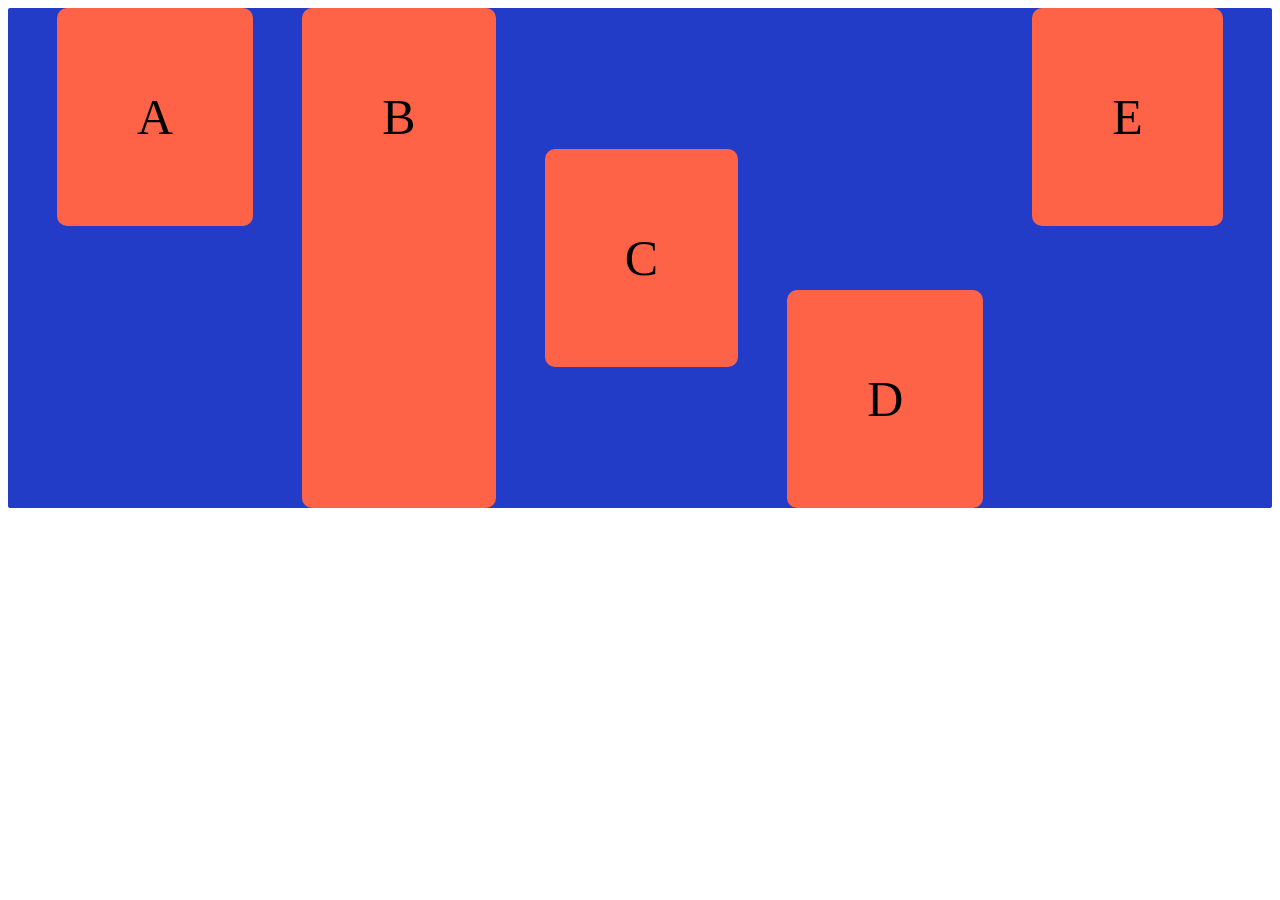
<file: align-self.html/index.html>
<!DOCTYPE html>
<html lang="pt-br">
<head>
    <meta charset="UTF-8">
    <meta name="viewport" content="width=device-width, initial-scale=1.0">
    <title>Desafio4</title>
</head>
<body>
    <div class="container">
        <div class="item A">A</div>
        <div class="item B">B</div>
        <div class="item C">C</div>
        <div class="item D">D</div>
        <div class="item E">E</div>
    </div>
</body>
</html>

<style>
    .container {
        display: flex;
        background-color: rgb(35, 60, 199);
        height: 500px;
        border-radius: 2px;
        justify-content: space-evenly;
    }
    .item{
        font-size: 50px;
        background-color: tomato;
        padding: 80px;
        border-radius: 10px;
    }
    .A{
        align-self: start;
    }
    .B{
        align-self: stretch;
    }
    .C{
        align-self: center;
    }
    .D{
        align-self: end;
    }
    .E{
        align-self: flex-start ;
    }
</style>
</file>
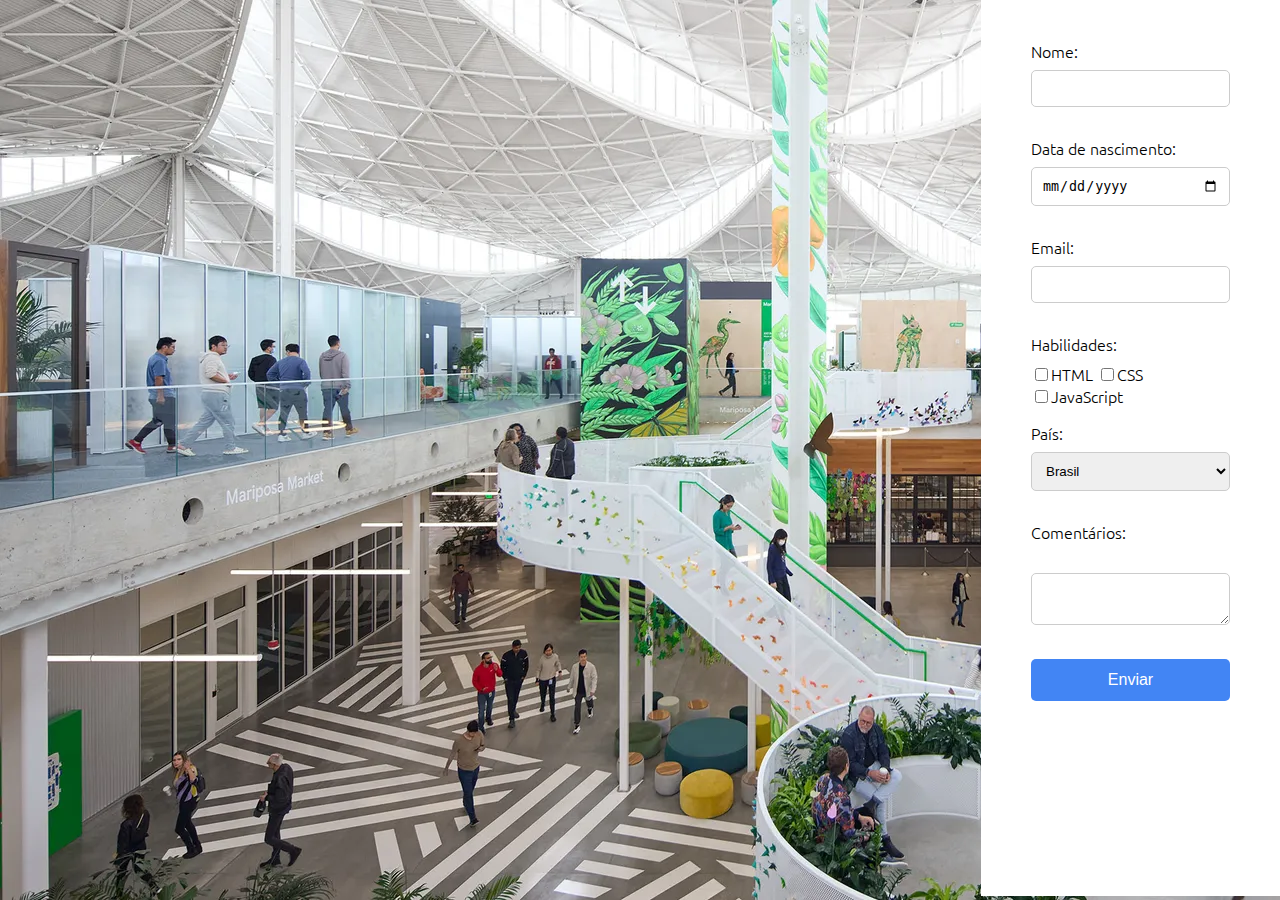
<file: atividade-formulario/index.html>
<!DOCTYPE html>
<html lang="pt-br">
<head>
    <meta charset="UTF-8">
    <meta name="viewport" content="width=device-width, initial-scale=1.0">
    <link rel="stylesheet" href="style.css">
    <title>Form2</title>
</head>
<body>
    <form action="processa.php" method="post">
        <div class="form-group">
            <label for="nome">Nome: </label>
            <input type="text" name="nome">    
        </div>
        <div class="form-group">
            <label for="data-nasc">Data de nascimento: </label>
            <input type="date" name="data-nasc">
        </div>
        <div class="form-group">
            <label for="email">Email: </label>
            <input type="email" name="email">
        </div>
        <div class="form-group">
            <label>Habilidades: </label>
            <label for="html">
                <input type="checkbox" id="html" name="habilidades" value="html">HTML
            </label>
            <label for="css">
                <input type="checkbox" id="css" name="habilidades" value="css">CSS
            </label>
            <label for="js">
                <input type="checkbox" id="js" name="habilidades" value="JavaScript">JavaScript
            </label>
        </div>
        <div class="form-group">
            <label for="pais">País: </label>
            <select name="pais" id="pais">
                <option value="br">Brasil</option>
                <option value="us">Estados Unidos</option>
                <option value="in">Índia</option>
                <option value="de">Alemanha</option>
            </select>
        </div>
        <div class="form-group">
            <label for="comentarios">Comentários:</label><br>
            <textarea name="comentarios" id="comentarios"></textarea>
        </div>
        <div class="form-group">
            <button type="submit">Enviar</button>
        </div>

        
    </form>
</body>
</html>
</file>
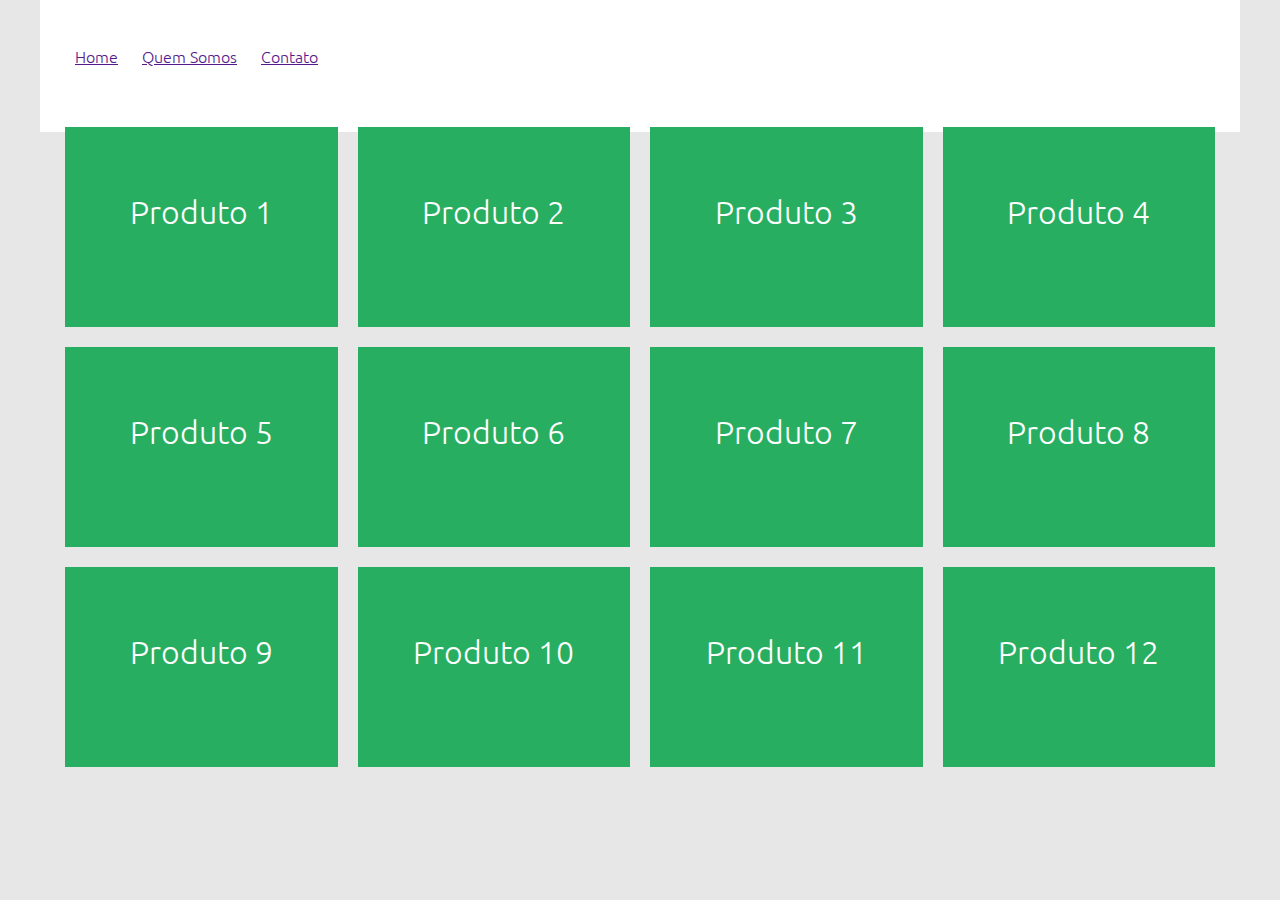
<file: float-e-media-queries/index.html>
<!DOCTYPE html>
<html lang="en">
<head>
    <meta charset="UTF-8">
    <meta name="viewport" content="width=device-width, initial-scale=1.0">
    <title>Document</title>
    <link rel="stylesheet" href="https://cdn.jsdelivr.net/npm/bootstrap-icons@1.11.3/font/bootstrap-icons.min.css">
    <link rel="stylesheet" href="style.css">
</head>
<body>

    <div class="container">
        <menu class="menu-container">
            
            <nav class="menu">
                <ul>
                    <li><a href="">Home</a></li>
                    <li><a href="">Quem Somos</a></li>
                    <li><a href="">Contato</a></li>
                </ul> 
            </nav>

            <div class="menu-responsivo">
                <a href="">
                    <i class="bi bi-list"></i>
                </a>
            </div>

        </>
    </div>

    <div class="container">

        <div class="caixa-container">
            <div class="caixa">
                <h1>Produto 1</h1>
            </div>
        </div>

        <div class="caixa-container">
            <div class="caixa">
                <h1>Produto 2</h1>
            </div>
        </div>

        <div class="caixa-container">
            <div class="caixa">
                <h1>Produto 3</h1>
            </div>
        </div>

        <div class="caixa-container">
            <div class="caixa">
                <h1>Produto 4</h1>
            </div>
        </div>

        <div class="caixa-container">
            <div class="caixa">
                <h1>Produto 5</h1>
            </div>
        </div>

        <div class="caixa-container">
            <div class="caixa">
                <h1>Produto 6</h1>
            </div>
        </div>

        <div class="caixa-container">
            <div class="caixa">
                <h1>Produto 7</h1>
            </div>
        </div>

        <div class="caixa-container">
            <div class="caixa">
                <h1>Produto 8</h1>
            </div>
        </div>

        <div class="caixa-container">
            <div class="caixa">
                <h1>Produto 9</h1>
            </div>
        </div>

        <div class="caixa-container">
            <div class="caixa">
                <h1>Produto 10</h1>
            </div>
        </div>

        <div class="caixa-container">
            <div class="caixa">
                <h1>Produto 11</h1>
            </div>
        </div>

        <div class="caixa-container">
            <div class="caixa">
                <h1>Produto 12</h1>
            </div>
        </div>

    </div>
    
</body>
</html>
</file>
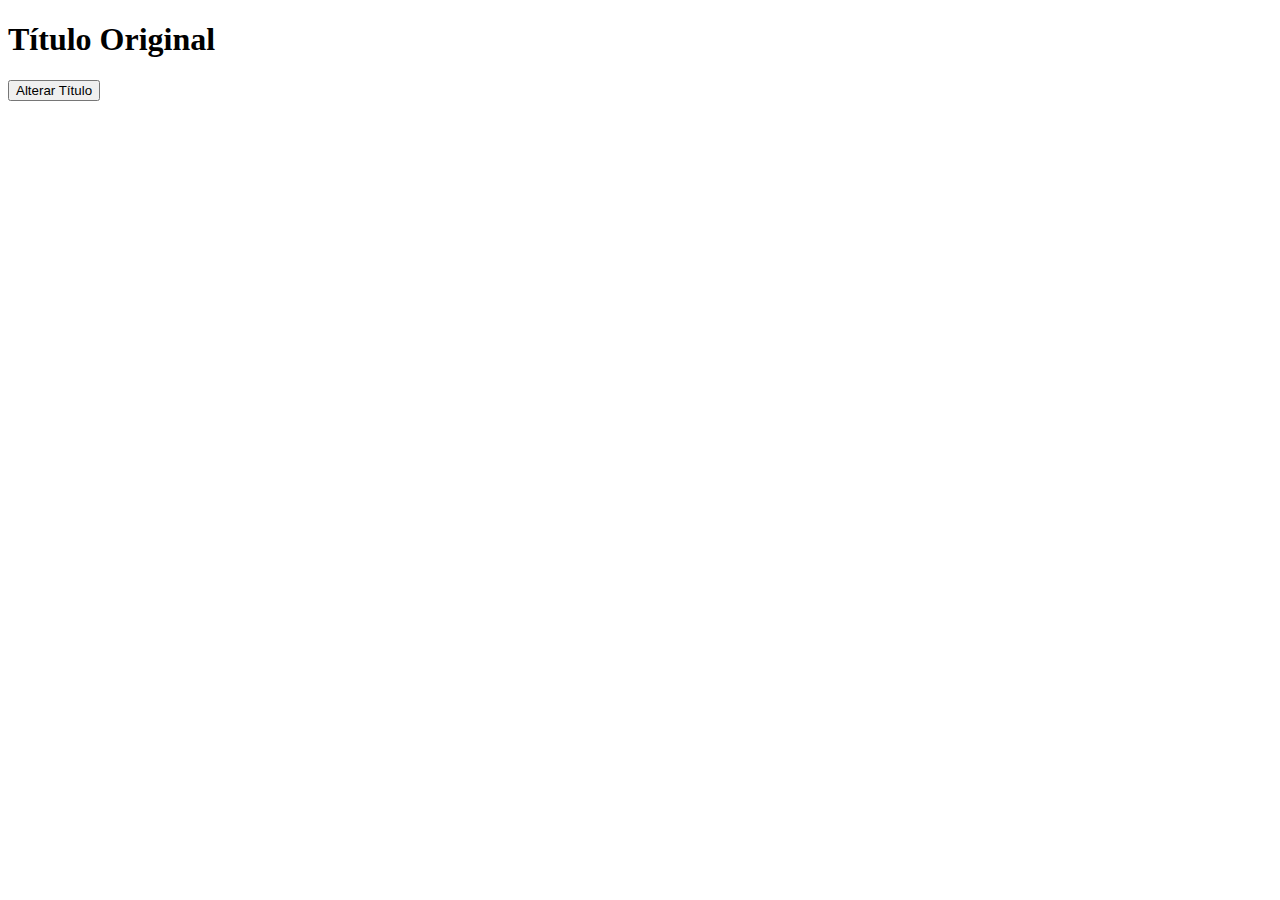
<file: atividades/24Out/index3.html>
<!DOCTYPE html>
<html lang="pt-BR">
<head>
    <meta charset="UTF-8">
    <meta name="viewport" content="width=device-width, initial-scale=1.0">
    <title>Atividade 3</title>
</head>
<body>
    <h1 id="meuTitulo">Título Original</h1>
    <button id="alterar">Alterar Título</button>

    <script>
        document.getElementById('alterar').addEventListener('click', function() {
            const h1 = document.getElementById('meuTitulo');
            h1.textContent = 'Novo Título!';
            h1.style.color = 'blue'; // Muda a cor
            h1.style.fontSize = '40px'; // Muda o tamanho
        });
    </script>
</body>
</html>
</file>
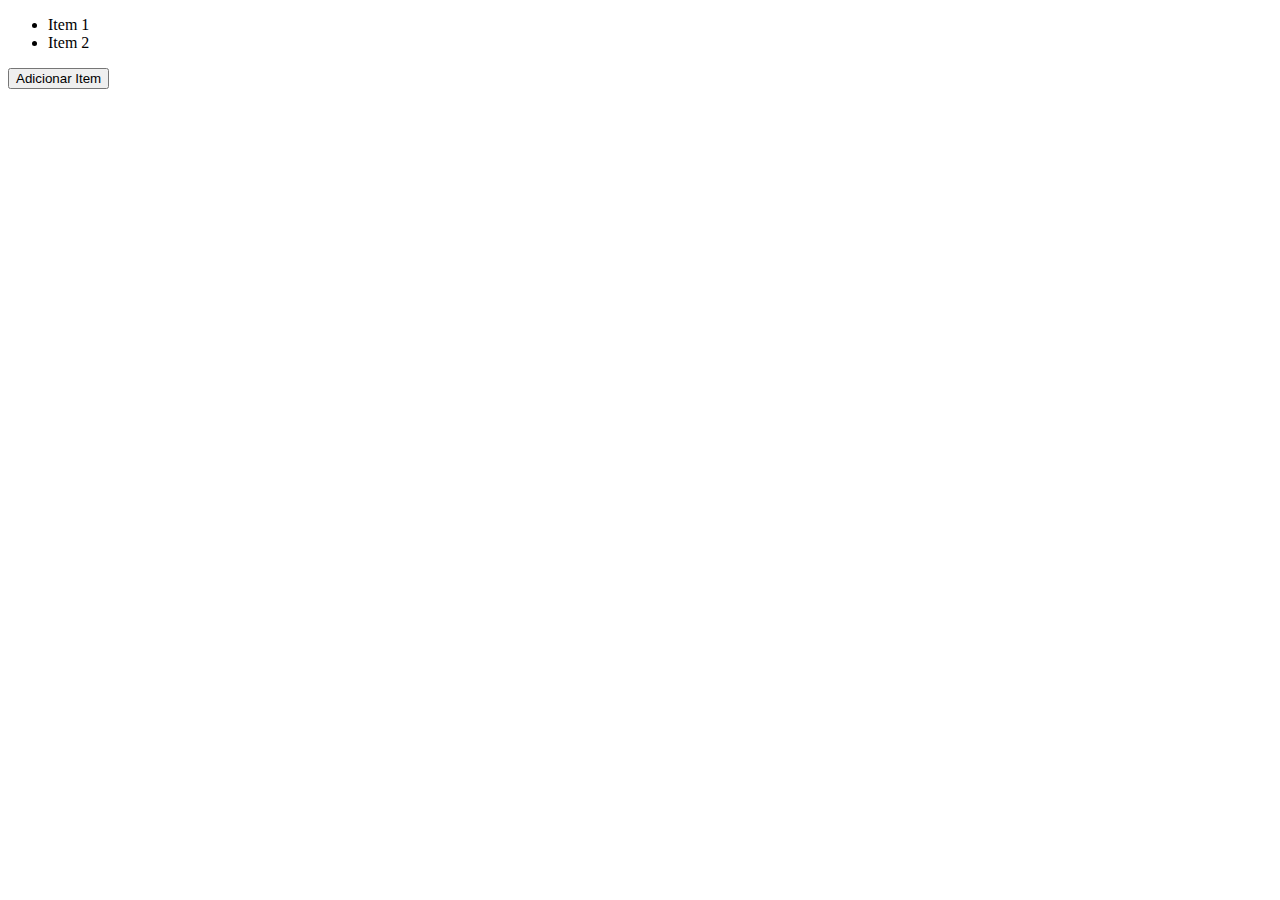
<file: atividades/24Out/index5.html>
<!DOCTYPE html>
<html lang="pt-BR">
<head>
    <meta charset="UTF-8">
    <meta name="viewport" content="width=device-width, initial-scale=1.0">
    <title>Atividade 5</title>
</head>
<body>
    <div class="container">    
        <ul id="minhaLista">
            <li>Item 1</li>
            <li>Item 2</li>
        </ul>
    <button id="adicionarItem">Adicionar Item</button></div>
    <script>
        const botao = document.getElementById('adicionarItem');
        const lista = document.getElementById('minhaLista');

        botao.addEventListener('click', function() {
            const novoItem = document.createElement('li');
            novoItem.textContent = 'Novo Item';

            lista.appendChild(novoItem);
        });
    </script>
</body>
</html>
</file>
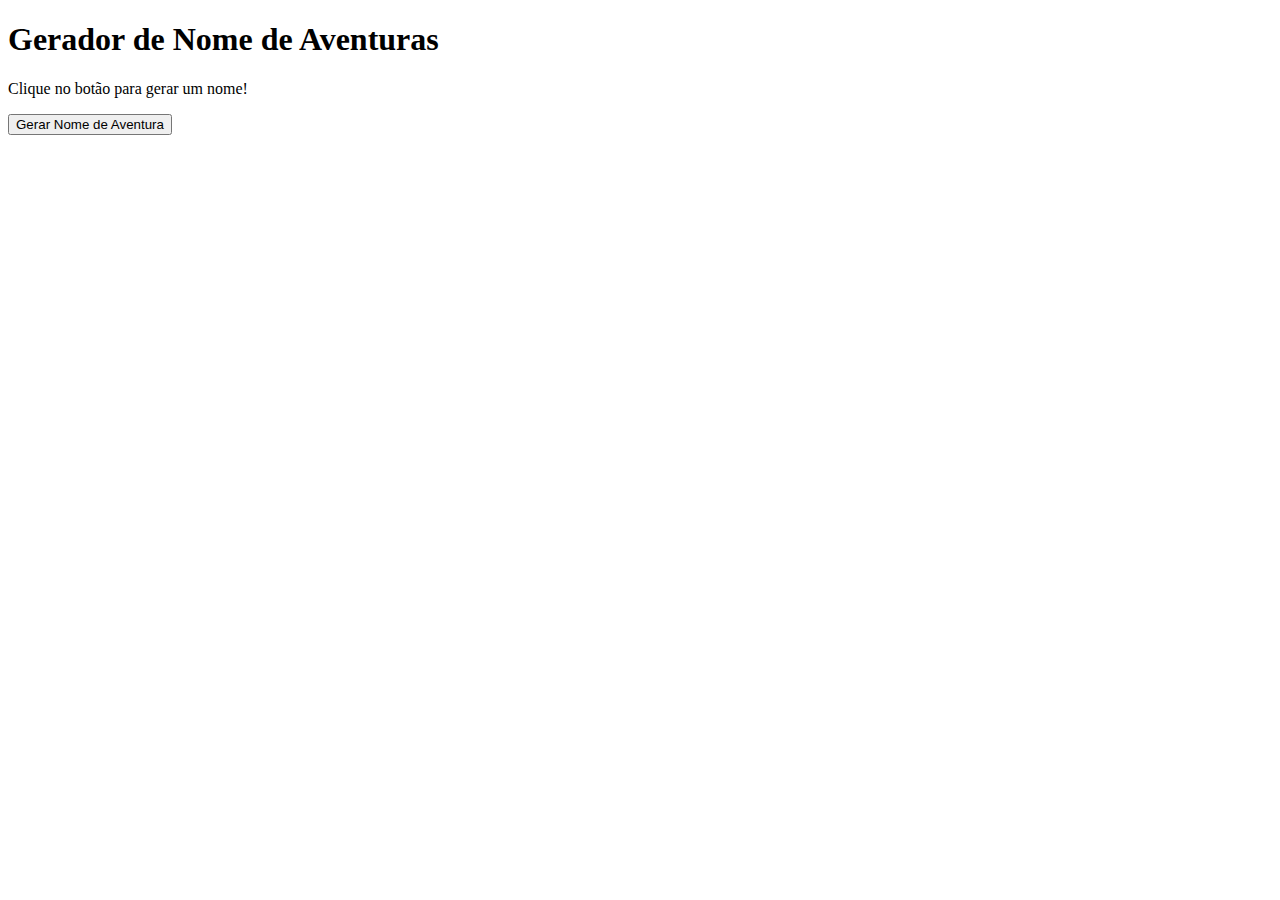
<file: atividades/24Out/index6.html>
<!DOCTYPE html>
<html lang="pt-BR">
<head>
    <meta charset="UTF-8">
    <meta name="viewport" content="width=device-width, initial-scale=1.0">
    <title>Atividade 6</title>
</head>
<body>
    <h1>Gerador de Nome de Aventuras</h1>
    <p id="nomeAventura">Clique no botão para gerar um nome!</p>
    <button id="gerarNome">Gerar Nome de Aventura</button>

    <script>
        const titles = ["Sr.", "Mister", "Dom", "Lord", "Lady", "Capitão", "Dama"];
        const names = ["Arthur", "Gwendolyn", "Merlin", "Lancelot", "Morgana", "Ragnar", "Éowyn"];
        const classes = ["Mago", "Paladino", "Arqueiro", "Ladino", "Bárbaro", "Feiticeiro", "Cavaleiro"];
        const locations = ["Valfenda", "Gondor", "Asgard", "Camelot", "Nárnia", "Babilônia", "Atlantis"];

        const nomeAventuraElemento = document.getElementById('nomeAventura');
        const botao = document.getElementById('gerarNome');

        function gerarNomeAventura() {
            const title = titles[Math.round(Math.random() * (titles.length - 1))];
            const name = names[Math.round(Math.random() * (names.length - 1))];
            const classType = classes[Math.round(Math.random() * (classes.length - 1))];
            const location = locations[Math.round(Math.random() * (locations.length - 1))];

            const nomeCompleto = `${title} ${name}, o ${classType} de ${location}`;
            nomeAventuraElemento.textContent = nomeCompleto;
        }

        botao.addEventListener('click', gerarNomeAventura);
    </script>
</body>
</html>
</file>
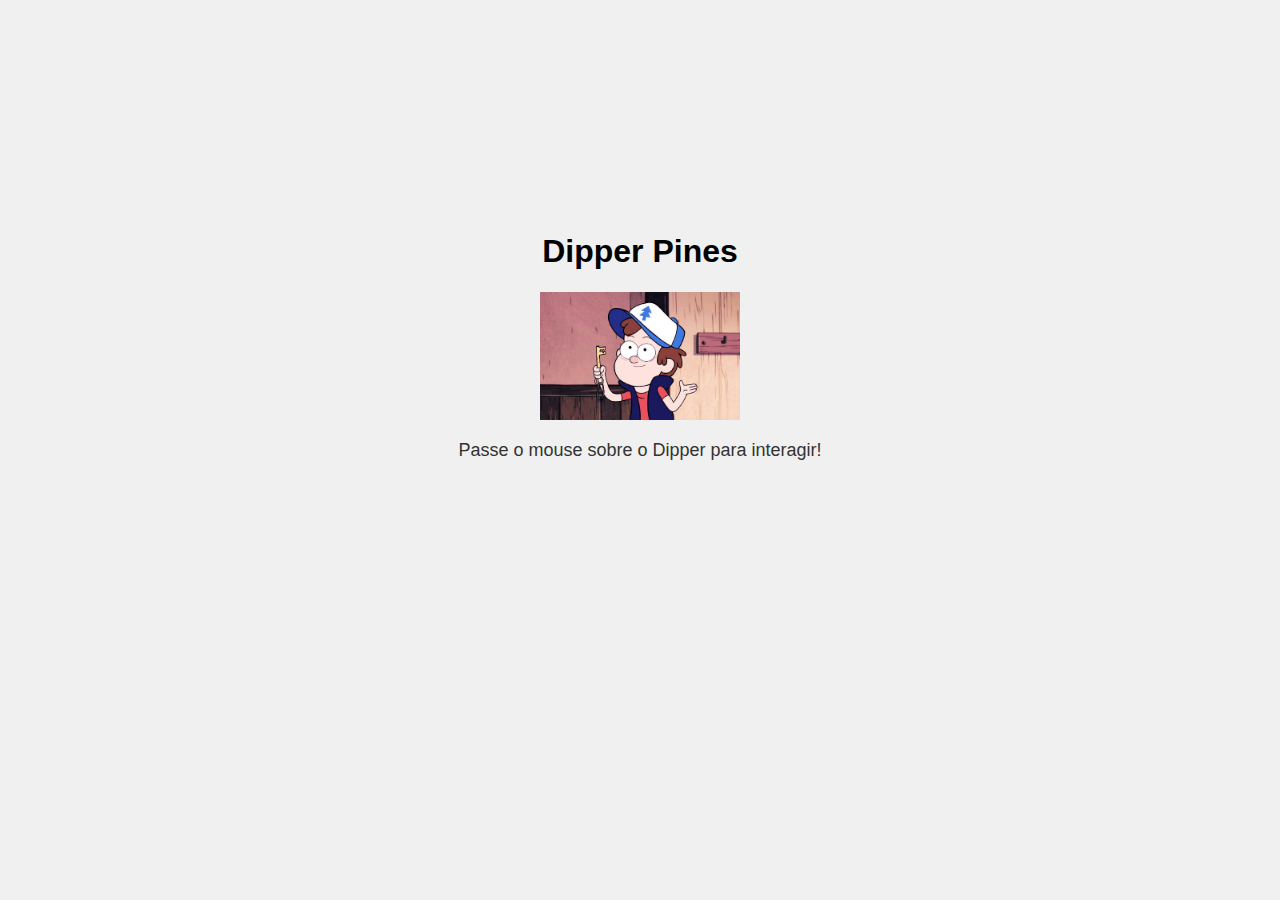
<file: atividades/24Out/index7.html>
<!DOCTYPE html>
<html lang="pt-BR">
<head>
    <meta charset="UTF-8">
    <meta name="viewport" content="width=device-width, initial-scale=1.0">
    <title>Atividade 7</title>
</head>
<body>
    <h1>Dipper Pines</h1>
    <img src="depper.jpg" alt="Dipper Pines" id="dipper">
    <p id="resposta">Passe o mouse sobre o Dipper para interagir!</p>

    <script>
        const dipper = document.getElementById('dipper');
        const resposta = document.getElementById('resposta');

        dipper.addEventListener('mouseenter', function() {
            resposta.textContent = "Opa, eu gosto de mistérios.";
        });

        dipper.addEventListener('mouseleave', function() {
            resposta.textContent = "Até mais!";
        });

        dipper.addEventListener('mousemove', function(event) {
            resposta.textContent = `Estou aqui! (${event.clientX}, ${event.clientY})`;
        });

        dipper.addEventListener('click', function() {
            resposta.textContent = "Mistérios são melhores em dupla!";
        });
    </script>
</body>
</html>

<style>
    body {
        display: flex;
        flex-direction: column;
        align-items: center;
        justify-content: center;
        height: 75vh;
        background-color: #f0f0f0;
        font-family: Arial, sans-serif;
    }
    img {
        width: 200px;
        cursor: pointer;
        transition: transform 0.3s;
    }
    img:hover {
        transform: scale(1.1);
    }
    #resposta {
        margin-top: 20px;
        font-size: 18px;
        color: #333;
    }
</style>
</file>
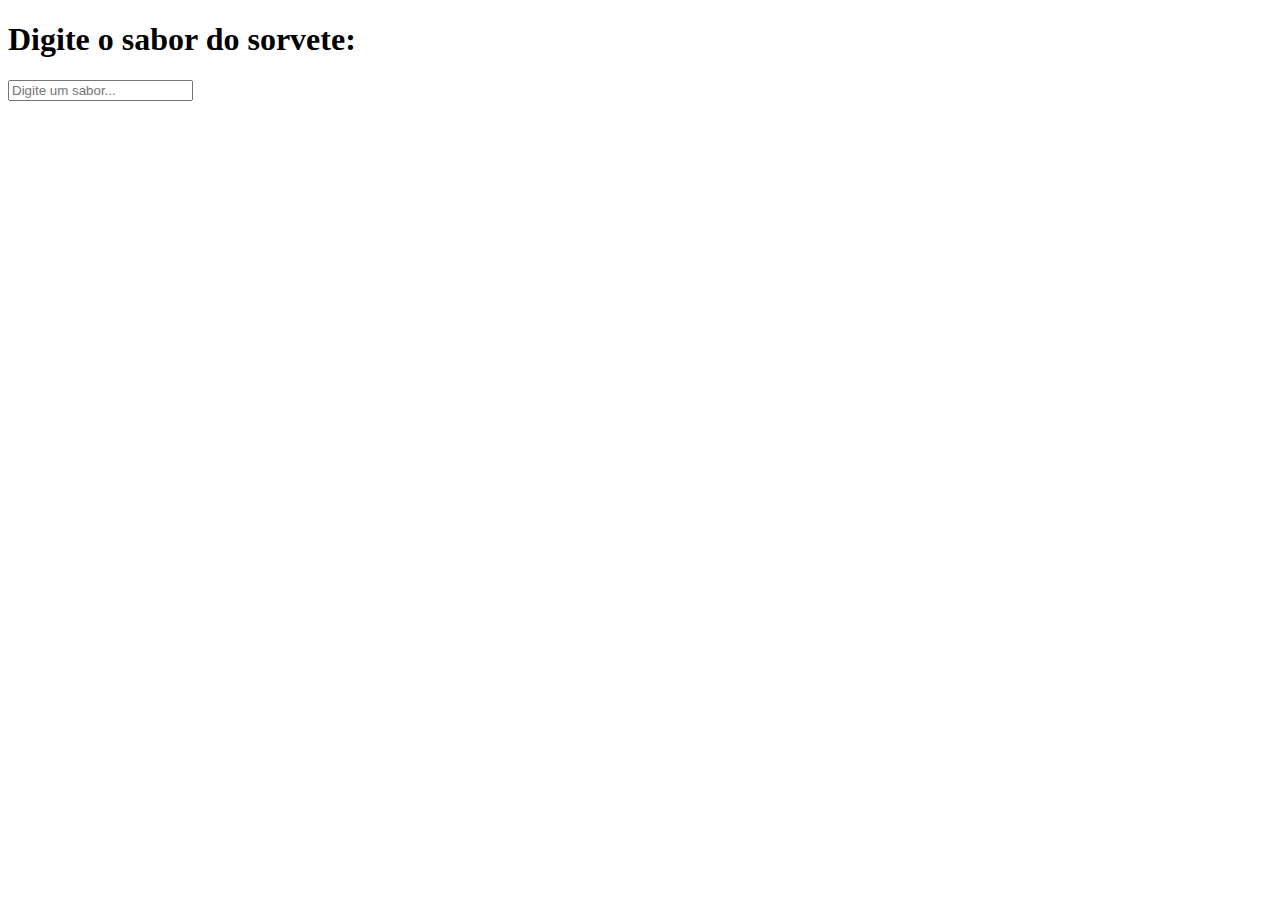
<file: atividades/24Out/index8.html>
<!DOCTYPE html>
<html lang="pt-BR">
<head>
    <meta charset="UTF-8">
    <meta name="viewport" content="width=device-width, initial-scale=1.0">
    <title>Atividade 8</title>
    <script>
        function verificarTexto() {
            let texto = document.getElementById("sabor").value.toLowerCase();
            let resultado = document.getElementById("resultado");

            if (texto.length > 3) {
                if (texto.includes("chocolate")) {
                    resultado.innerHTML = "Eu amo sorvete de chocolate!";
                } else if (texto.includes("flocos")) {
                    resultado.innerHTML = "Ahh, mas chocolate é o meu favorito...";
                }else if (texto.includes("baunilha")) {
                    resultado.innerHTML = "Ahh, entendi, você gosta do básico...";
                }else if (texto.includes("napolitano")) {
                    resultado.innerHTML = "Você tem familía grande né?";
                }else {
                    resultado.innerHTML = "Ahh, eu esperava um sabor de sorvete...";
                }
            } else {
                resultado.innerHTML = "";
            }
        }
    </script>
</head>
<body>

    <h1>Digite o sabor do sorvete:</h1>
    <input type="text" id="sabor" oninput="verificarTexto()" placeholder="Digite um sabor...">
    <p id="resultado"></p>

</body>
</html>
</file>
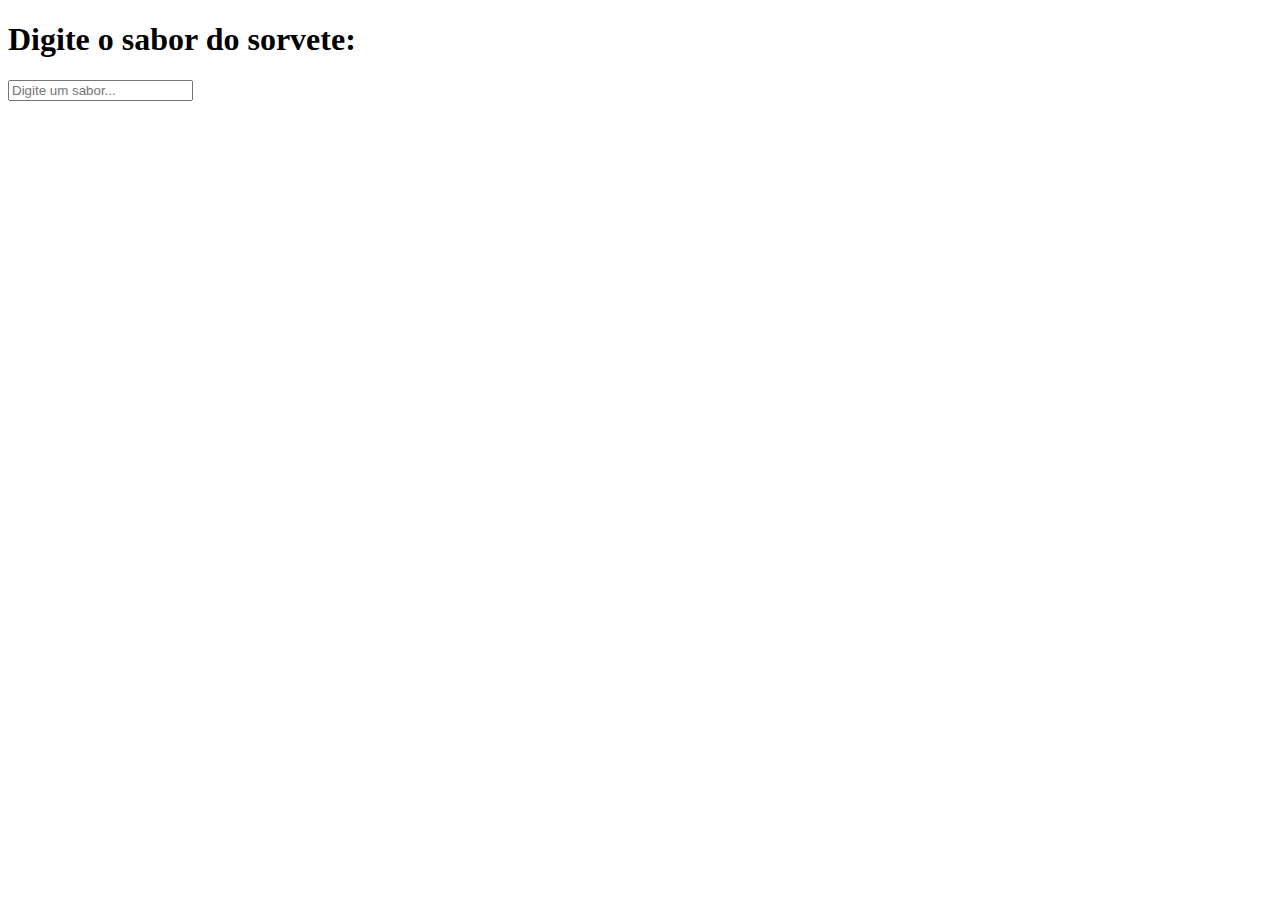
<file: atividades/24outubro/index8.html>
<!DOCTYPE html>
<html lang="pt-BR">
<head>
    <meta charset="UTF-8">
    <meta name="viewport" content="width=device-width, initial-scale=1.0">
    <title>Atividade 8</title>
    <script>
        function verificarTexto() {
            let texto = document.getElementById("sabor").value.toLowerCase();
            let resultado = document.getElementById("resultado");

            if (texto.length > 3) {
                if (texto.includes("chocolate")) {
                    resultado.innerHTML = "Eu amo sorvete de chocolate!";
                } else if (texto.includes("flocos")) {
                    resultado.innerHTML = "Ahh, mas chocolate é o meu favorito...";
                }else if (texto.includes("baunilha")) {
                    resultado.innerHTML = "Ahh, entendi, você gosta do básico...";
                }else if (texto.includes("napolitano")) {
                    resultado.innerHTML = "Você tem familía grande né?";
                }else {
                    resultado.innerHTML = "Ahh, eu esperava um sabor de sorvete...";
                }
            } else {
                resultado.innerHTML = "";
            }
        }
    </script>
</head>
<body>

    <h1>Digite o sabor do sorvete:</h1>
    <input type="text" id="sabor" oninput="verificarTexto()" placeholder="Digite um sabor...">
    <p id="resultado"></p>

</body>
</html>
</file>
<file: atividade-formulario/style.css>
@import url('https://fonts.googleapis.com/css2?family=Ubuntu:ital,wght@0,300;0,400;0,500;0,700;1,300;1,400;1,500;1,700&display=swap'); /* adiciona o CSS para uma fonte personalizada  */

body {
    font-family: "Ubuntu", sans-serif;
    font-weight: 300;
    font-style: normal;
    background-image: url(fundo.webp); /* adiciona uma imagem de fundo para a página  */
    margin: 0;
    padding: 0;
}

h3{
    font-size: 25px;
    font-weight: normal;
}

form {
    float: right;  /* desloca o formulário para a direita da página  */
    background-color: #ffffff;
    padding: 25px 50px 25px 50px;
    height: 94vh;
}

form .form-group {
    margin-top: 15px;
}

/* Cria um estilo para os labels, menos os que tiverem a propriedade "for" com os valores abaixo */
label:not([for="html"], [for="css"], [for="javascript"], [for="php"]) {
    display: block;
    margin-bottom: 8px;
}

input[type="text"],
input[type="date"],
input[type="email"],
input[type="file"],
select,
textarea {
    width: 100%;
    padding: 10px;
    margin-bottom: 15px;
    border: 1px solid #ccc;
    border-radius: 5px;
    box-sizing: border-box;
}

textarea {
    resize: vertical;
}

button {
    width: 100%;
    padding: 12px;
    background-color: #4285f4;
    color: white;
    border: none;
    border-radius: 5px;
    cursor: pointer;
    font-size: 16px;
}

/* informa que o estilo do botão será alterado quando houver um evento de mouse sobre ele */
button:hover {
    background-color: #357ae8;
}
</file>
<file: float-e-media-queries/style.css>
@import url('https://fonts.googleapis.com/css2?family=Ubuntu:ital,wght@0,300;0,400;0,500;0,700;1,300;1,400;1,500;1,700&display=swap');

* {
    box-sizing: border-box;
    margin: 0;
    padding: 0;
}

:root {
    --ametist-color: #9b59b6; 
    --sunflower-color: #f1c40f; 
    --carrot-color: #e67e22; 
}

body {
    background: #e8e7e7;
    font-family: "Ubuntu", sans-serif;
    font-weight: 300;
    font-style: normal;
}

h1, h2, h3 {
    font-family: "Ubuntu", sans-serif;
    font-weight: 300;
    font-style: normal;
}

.container  {
    background: #fff;
    width: 1200px;
    margin: 0 auto;
    padding: 15px;
}

.menu ul {
    margin: 20px 10px 10px 10px;
}

.menu ul li {
    display: inline-block;
    padding: 10px;
}

.menu-responsivo {
    padding: 10px;
    font-size: 32px;
    display: none;
}

.caixa-container {
    width: 25%;
    width: 25%;
    float: left;
}


.caixa {
    min-height: 200px;

    margin: 10px;
    padding: 10px;

    text-align: center;
    line-height: 150px;

    background: #27ae60;
    color: #fff;

}
@media screen and (max-width:972px){
            
    body {
        background-color: var(--ametist-color);
    }
    .container {
        width: 768px;
    }
    .caixa-container {
        width: 33.33%;
    }
}
@media screen and (max-width:768px){
            
    body {
        background-color: var(--sunflower-color);
    }
    .container {
        width: 576px;
    }
    .caixa-container {
        width: 50%;
    }
}
@media screen and (max-width:576px){
            
    body {
        background-color: var(--carrot-color);
    }
    .container {
        width: 100%;
    }
    .caixa-container {
        width: 100%;
    }
    .menu {
        display: none;
    }
    .menu-responsivo {
        padding: 10px;
        font-size: 32px;
        display: flex;
    }
}
</file>
